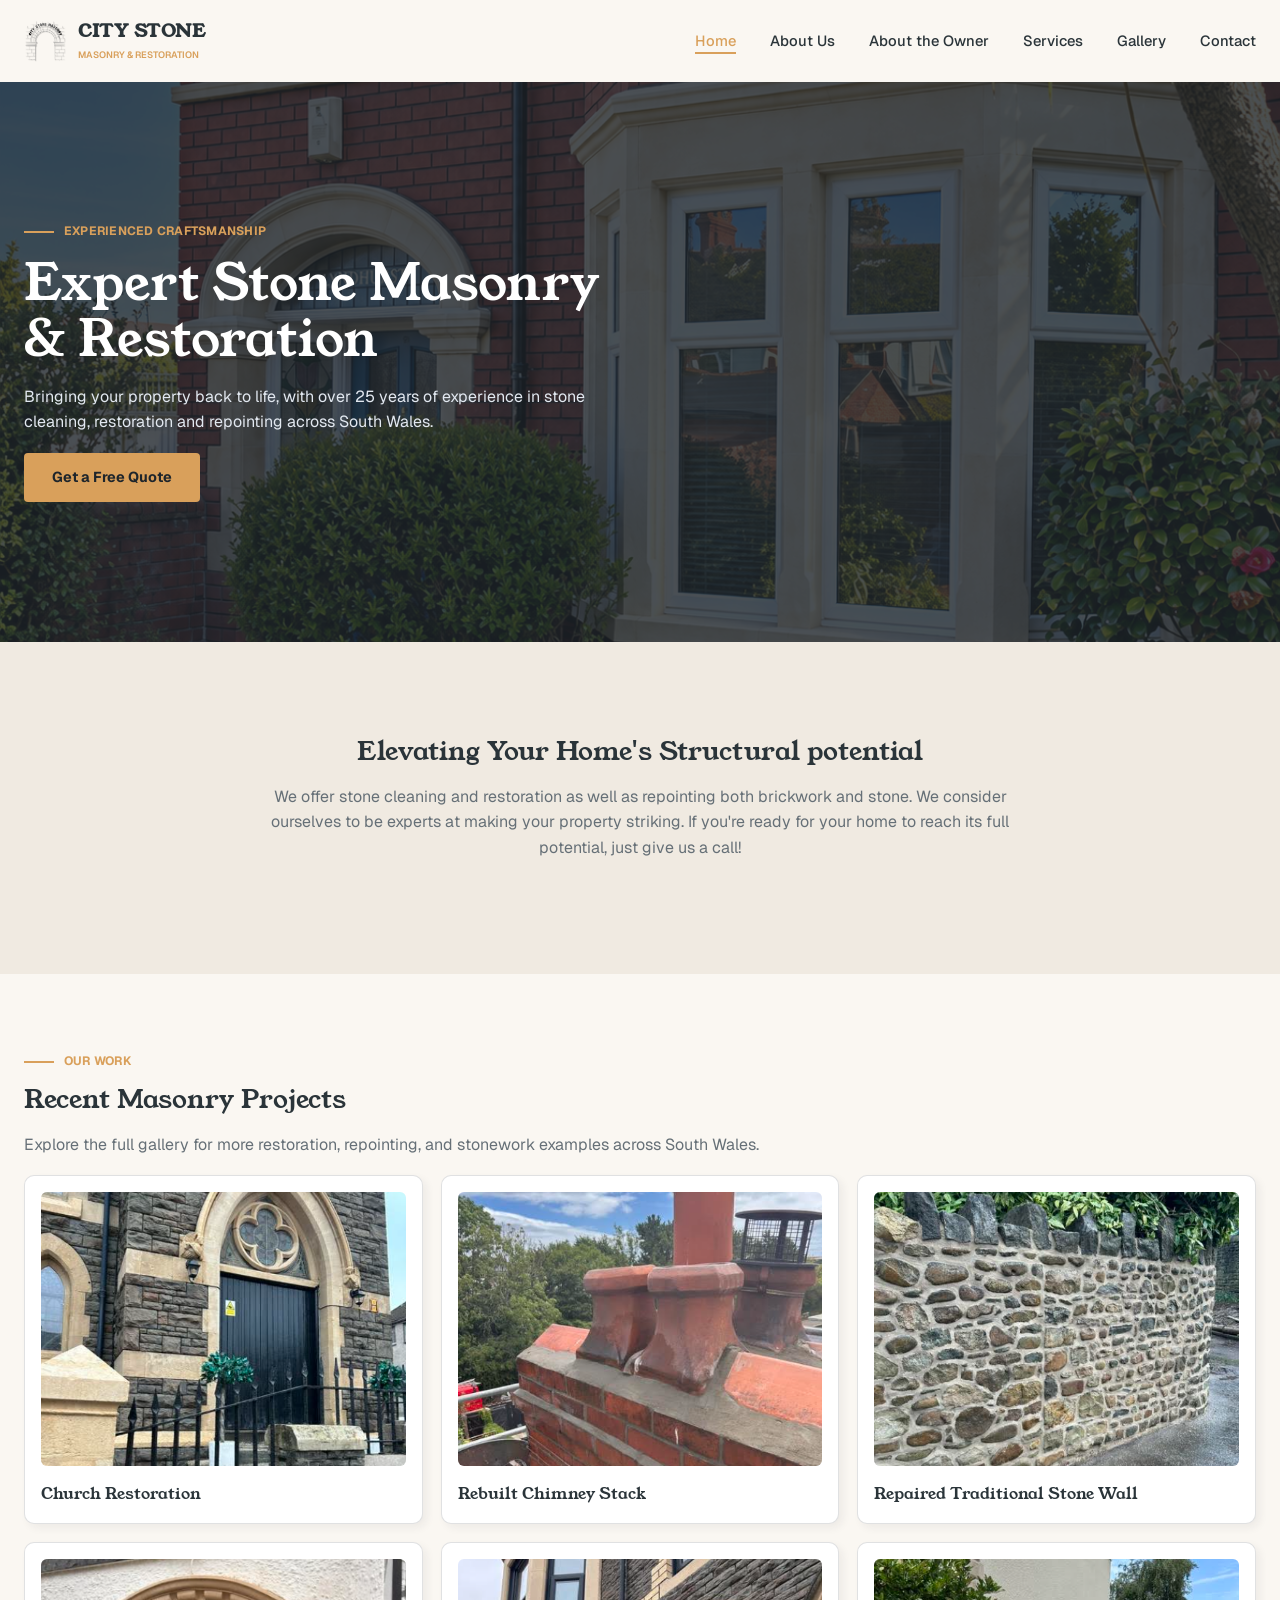
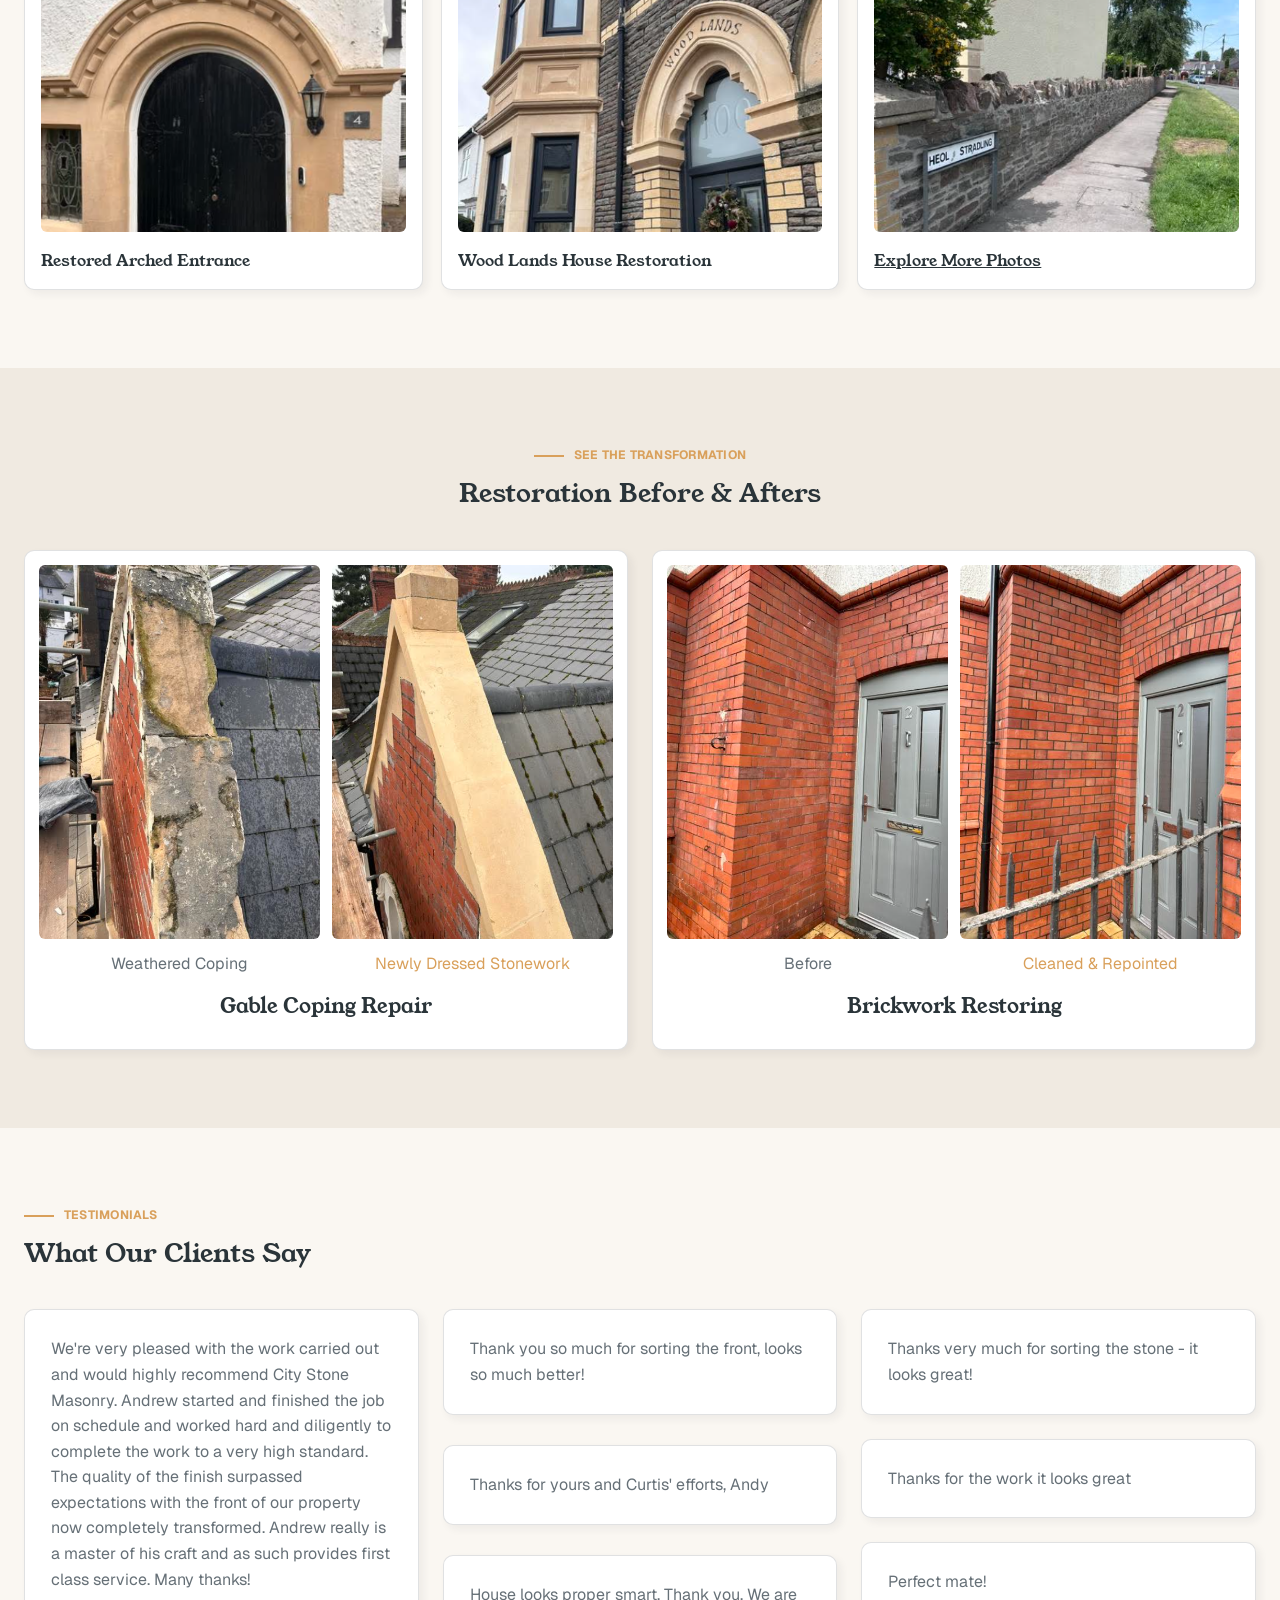
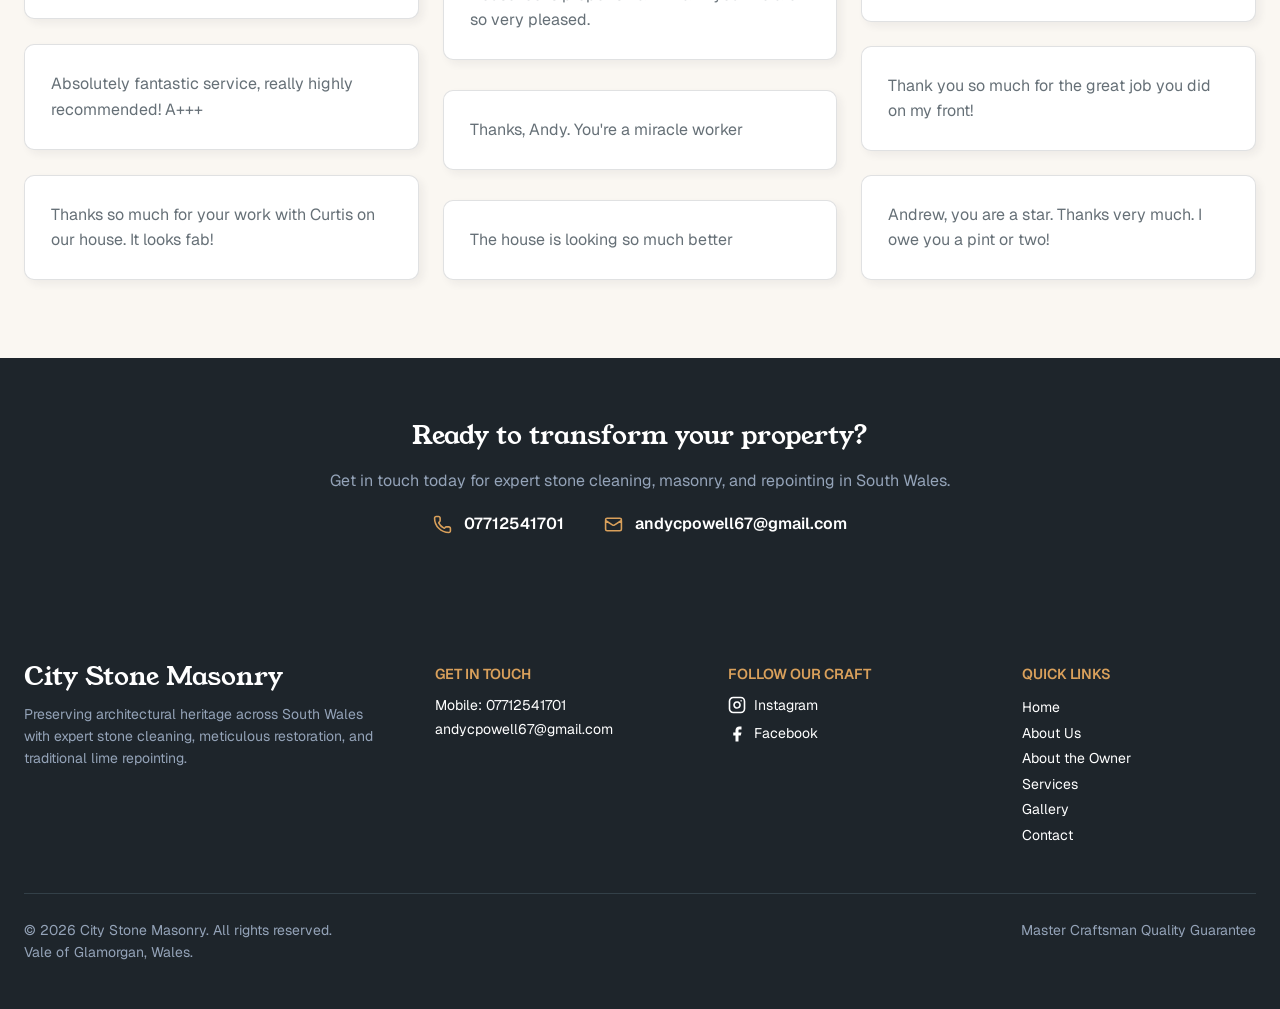
<file: index.html>
<!doctype html>
<html lang="en">
	<head>
		<meta charset="utf-8" />
		<meta name="viewport" content="width=device-width,initial-scale=1" />
		<meta
			name="description"
			content="City Stone Masonry & Restoration in South Wales" />
		<title>Home | City Stone Masonry</title>
		<link rel="icon" type="image/png" href="images/favicon.png" />
		<link rel="stylesheet" href="styles.css" />
		<link rel="preconnect" href="https://fonts.googleapis.com" />
		<link rel="preconnect" href="https://fonts.gstatic.com" crossorigin />
		<link
			href="https://fonts.googleapis.com/css2?family=Geist:ital,wght@0,100..900;1,100..900&family=Young+Serif&display=swap"
			rel="stylesheet" />
	</head>
	<body>
		<header class="site-header">
			<div class="container nav-wrap">
				<a class="brand" href="index.html">
					<img
						src="images/Logo.png"
						alt="City Stone Masonry Logo"
						class="logo" />
					<div>
						<span class="brand-name">CITY STONE</span>
						<span class="brand-sub">MASONRY &amp; RESTORATION</span>
					</div>
				</a>
				<button class="menu-buttons" aria-label="Toggle menu">
					<img
						class="open-btn"
						src="images/Menu.svg"
						alt="Hamburger menu icon" />
					<img class="close-btn" src="images/Cross.svg" alt="Close menu icon" />
				</button>
				<nav>
					<ul>
						<li>
							<a href="index.html" class="active">Home</a>
						</li>
						<li>
							<a href="about.html">About Us</a>
						</li>
						<li>
							<a href="owner.html">About the Owner</a>
						</li>
						<li>
							<a href="services.html">Services</a>
						</li>
						<li>
							<a href="gallery.html">Gallery</a>
						</li>
						<li>
							<a href="contact.html">Contact</a>
						</li>
					</ul>
				</nav>
			</div>
		</header>
		<main>
			<section class="hero">
				<img
					src="images/Hero.png"
					alt="Restored stone window surrounds, bay window and arched entrance on a traditional red-brick property." />
				<div class="container">
					<div class="eyebrow">Experienced Craftsmanship</div>
					<h1>Expert Stone Masonry<br />&amp; Restoration</h1>
					<p>
						Bringing your property back to life, with over 25 years of
						experience in stone cleaning, restoration and repointing across
						South Wales.
					</p>
					<a class="btn" href="contact.html"><p>Get a Free Quote</p></a>
				</div>
			</section>
			<section class="intro center alt">
				<div class="container">
					<h2>Elevating Your Home's Structural potential</h2>
					<p>
						We offer stone cleaning and restoration as well as repointing both
						brickwork and stone. We consider ourselves to be experts at making
						your property striking. If you're ready for your home to reach its
						full potential, just give us a call!
					</p>
				</div>
			</section>
			<section class="section">
				<div class="container">
					<div class="eyebrow">Our Work</div>
					<h2>Recent Masonry Projects</h2>
					<p>
						Explore the full gallery for more restoration, repointing, and
						stonework examples across South Wales.
					</p>
					<div class="gallery-grid">
						<div class="project-card">
							<img src="images/Picture0.png" alt="Church Restoration" />
							<p>Church Restoration</p>
						</div>
						<div class="project-card">
							<img
								src="images/Before and After/Picture22.png"
								alt="Rebuilt red-brick chimney stack" />
							<p>Rebuilt Chimney Stack</p>
						</div>
						<div class="project-card">
							<img
								src="images/Picture11.png"
								alt="Traditional irregular stone wall" />
							<p>Repaired Traditional Stone Wall</p>
						</div>
						<div class="project-card">
							<img
								src="images/Before and After/Picture28.png"
								alt="Wood Lands House Restoration" />
							<p>Restored Arched Entrance</p>
						</div>
						<div class="project-card">
							<img
								src="images/Picture12.png"
								alt="Wood Lands House Restoration" />
							<p>Wood Lands House Restoration</p>
						</div>
						<a href="gallery.html" class="project-card">
							<img
								src="images/Before and After/Picture14.png"
								alt="Rebuilt stone wall" />
							<p>Explore More Photos</p>
						</a>
					</div>
				</div>
			</section>
			<section class="section alt">
				<div class="container center">
					<div class="eyebrow">See the Transformation</div>
					<h2>Restoration Before &amp; Afters</h2>
					<div class="grid grid-2 spacer-top">
						<div class="before-after">
							<div class="ba-grid">
								<img
									src="images/Before and After/Picture7.png"
									alt="Weathered gable coping with heavily eroded, cracked and deteriorated stonework." />
								<img
									src="images/Before and After/Picture8.png"
									alt="Gable coping after repair, with new dressed stonework and a rebuilt decorative apex." />
								<p>Weathered Coping</p>
								<p class="accent">Newly Dressed Stonework</p>
							</div>
							<h3>Gable Coping Repair</h3>
						</div>
						<div class="before-after">
							<div class="ba-grid">
								<img
									src="images/Before and After/Picture19.png"
									alt="Weathered gable coping with heavily eroded, cracked and deteriorated stonework." />
								<img
									src="images/Before and After/Picture20.png"
									alt="Gable coping after repair, with new dressed stonework and a rebuilt decorative apex." />
								<p>Before</p>
								<p class="accent">Cleaned & Repointed</p>
							</div>
							<h3>Brickwork Restoring</h3>
						</div>
					</div>
				</div>
			</section>
			<section class="section">
				<div class="container">
					<div class="eyebrow">Testimonials</div>
					<h2>What Our Clients Say</h2>
					<div class="grid grid-3 spacer-top quotes">
						<div>
							<p class="quote">
								We're very pleased with the work carried out and would highly
								recommend City Stone Masonry. Andrew started and finished the
								job on schedule and worked hard and diligently to complete the
								work to a very high standard. The quality of the finish
								surpassed expectations with the front of our property now
								completely transformed. Andrew really is a master of his craft
								and as such provides first class service. Many thanks!
							</p>

							<p class="quote">
								Absolutely fantastic service, really highly recommended! A+++
							</p>

							<p class="quote">
								Thanks so much for your work with Curtis on our house. It looks
								fab!
							</p>
						</div>
						<div>
							<p class="quote">
								Thank you so much for sorting the front, looks so much better!
							</p>
							<p class="quote">Thanks for yours and Curtis' efforts, Andy</p>
							<p class="quote">
								House looks proper smart. Thank you. We are so very pleased.
							</p>
							<p class="quote">Thanks, Andy. You're a miracle worker</p>
							<p class="quote">The house is looking so much better</p>
						</div>
						<div>
							<p class="quote">
								Thanks very much for sorting the stone - it looks great!
							</p>
							<p class="quote">Thanks for the work it looks great</p>
							<p class="quote">Perfect mate!</p>
							<p class="quote">
								Thank you so much for the great job you did on my front!
							</p>
							<p class="quote">
								Andrew, you are a star. Thanks very much. I owe you a pint or
								two!
							</p>
						</div>
					</div>
				</div>
			</section>
			<section class="cta">
				<div class="container">
					<h2>Ready to transform your property?</h2>
					<p>
						Get in touch today for expert stone cleaning, masonry, and
						repointing in South Wales.
					</p>
					<div class="cta-contact">
						<div>
							<img src="images/phone.svg" alt="Phone Icon" />
							<a href="tel:07712541701"> 07712541701 </a>
						</div>
						<div>
							<img src="images/mail.svg" alt="Email Icon" />
							<a href="mailto:andycpowell67@gmail.com"
								>andycpowell67@gmail.com</a
							>
						</div>
					</div>
				</div>
			</section>
		</main>
		<footer>
			<div class="container">
				<div class="footer-grid">
					<div>
						<div class="footer-title">City Stone Masonry</div>
						<p class="smaller">
							Preserving architectural heritage across South Wales with expert
							stone cleaning, meticulous restoration, and traditional lime
							repointing.
						</p>
					</div>
					<div>
						<div class="footer-label">Get in touch</div>
						<p class="no-margin">
							Mobile: <a href="tel:07712541701">07712541701</a>
						</p>
						<a href="mailto:and-cpowell67@gmail.com">
							andycpowell67@gmail.com
						</a>
					</div>
					<div>
						<div class="footer-label">Follow our craft</div>
						<div class="social-links">
							<img src="images/instagram.svg" alt="Instagram Logo" />
							<a
								target="_blank"
								href="https://www.instagram.com/citystonemasonry"
								>Instagram</a
							>
						</div>
						<div class="social-links">
							<img src="images/facebook.svg" alt="Facebook Logo" />
							<a
								target="_blank"
								href="https://www.facebook.com/profile.php?id=100090300463351"
								>Facebook</a
							>
						</div>
					</div>
					<div>
						<div class="footer-label">Quick Links</div>
						<ul>
							<li><a href="index.html">Home</a></li>
							<li><a href="about.html">About Us</a></li>
							<li><a href="owner.html">About the Owner</a></li>
							<li><a href="services.html">Services</a></li>
							<li><a href="gallery.html">Gallery</a></li>
							<li><a href="contact.html">Contact</a></li>
						</ul>
					</div>
				</div>
				<div class="footer-bottom">
					<p class="smaller">
						© 2026 City Stone Masonry. All rights reserved. <br />
						Vale of Glamorgan, Wales.
					</p>
					<p class="smaller">Master Craftsman Quality Guarantee</p>
				</div>
			</div>
		</footer>
		<script src="script.js"></script>
	</body>
</html>
</file>
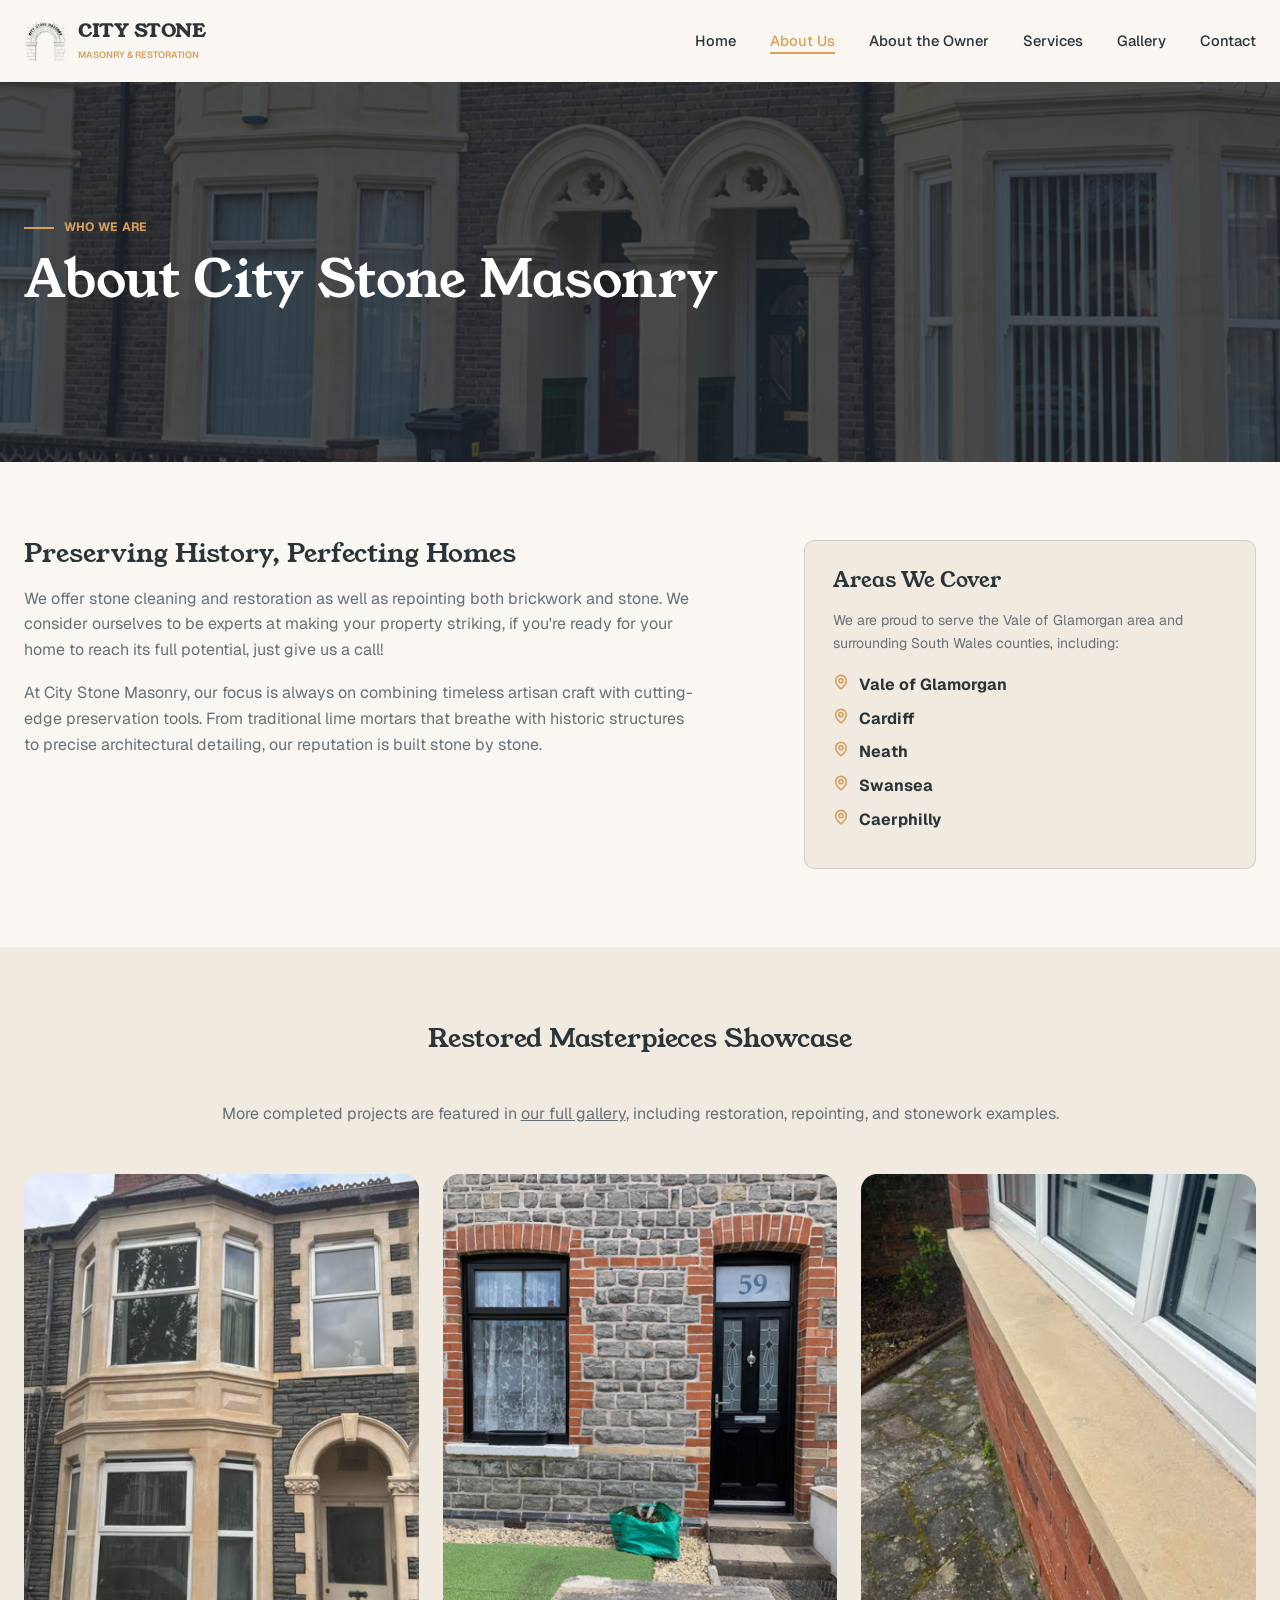
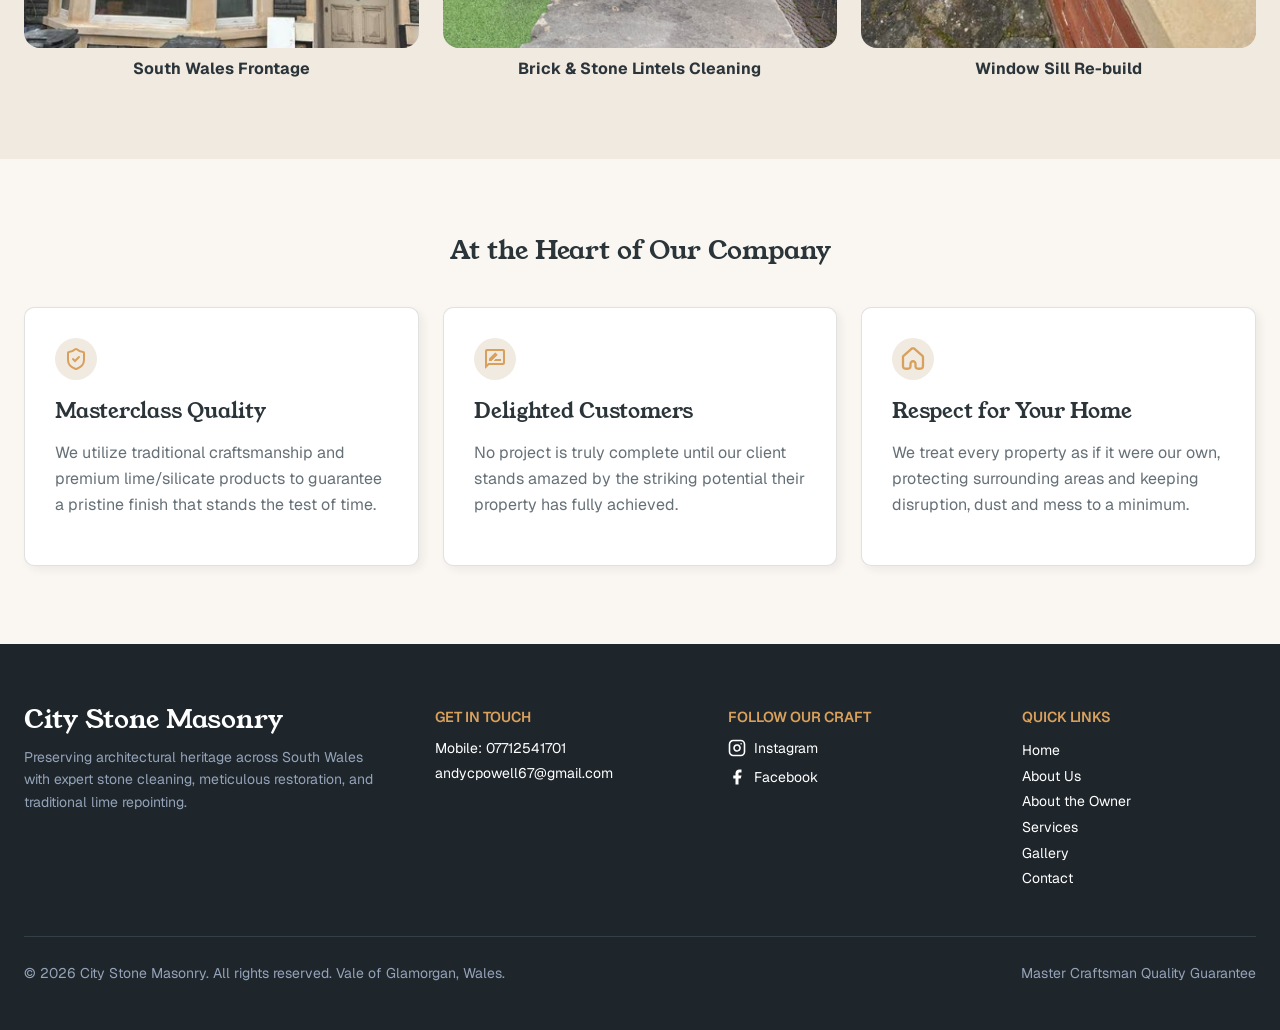
<file: about.html>
<!doctype html>
<html lang="en">
	<head>
		<meta charset="utf-8" />
		<meta name="viewport" content="width=device-width,initial-scale=1" />
		<meta
			name="description"
			content="City Stone Masonry & Restoration in South Wales" />
		<title>About Us | City Stone Masonry</title>
		<link rel="icon" type="image/png" href="/images/favicon.png" />
		<link rel="stylesheet" href="styles.css" />
		<link rel="preconnect" href="https://fonts.googleapis.com" />
		<link rel="preconnect" href="https://fonts.gstatic.com" crossorigin />
		<link
			href="https://fonts.googleapis.com/css2?family=Geist:ital,wght@0,100..900;1,100..900&family=Young+Serif&display=swap"
			rel="stylesheet" />
	</head>
	<body>
		<header class="site-header">
			<div class="container nav-wrap">
				<a class="brand" href="index.html">
					<img
						src="images/Logo.png"
						alt="City Stone Masonry Logo"
						class="logo" />
					<div>
						<span class="brand-name">CITY STONE</span>
						<span class="brand-sub">MASONRY &amp; RESTORATION</span>
					</div>
				</a>
				<button class="menu-buttons" aria-label="Toggle menu">
					<img
						class="open-btn"
						src="images/Menu.svg"
						alt="Hamburger menu icon" />
					<img class="close-btn" src="images/Cross.svg" alt="Close menu icon" />
				</button>
				<nav>
					<ul>
						<li>
							<a href="index.html">Home</a>
						</li>
						<li>
							<a href="about.html" class="active">About Us</a>
						</li>
						<li>
							<a href="owner.html">About the Owner</a>
						</li>
						<li>
							<a href="services.html">Services</a>
						</li>
						<li>
							<a href="gallery.html">Gallery</a>
						</li>
						<li>
							<a href="contact.html">Contact</a>
						</li>
					</ul>
				</nav>
			</div>
		</header>
		<main>
			<section class="page-banner about-banner">
				<img
					src="images/about-banner.png"
					alt="Traditional stonemasonry featuring ornate bay windows and twin arched door surrounds on a period property." />
				<div class="container">
					<div class="eyebrow">Who We Are</div>
					<h1>About City Stone Masonry</h1>
				</div>
			</section>
			<section class="section">
				<div class="container grid grid-2-skew">
					<div>
						<h2>Preserving History, Perfecting Homes</h2>
						<p>
							We offer stone cleaning and restoration as well as repointing both
							brickwork and stone. We consider ourselves to be experts at making
							your property striking, if you're ready for your home to reach its
							full potential, just give us a call!
						</p>
						<p>
							At City Stone Masonry, our focus is always on combining timeless
							artisan craft with cutting-edge preservation tools. From
							traditional lime mortars that breathe with historic structures to
							precise architectural detailing, our reputation is built stone by
							stone.
						</p>
					</div>
					<aside class="areas">
						<h3>Areas We Cover</h3>
						<p>
							We are proud to serve the Vale of Glamorgan area and surrounding
							South Wales counties, including:
						</p>
						<ul>
							<li>Vale of Glamorgan</li>
							<li>Cardiff</li>
							<li>Neath</li>
							<li>Swansea</li>
							<li>Caerphilly</li>
						</ul>
					</aside>
				</div>
			</section>
			<section class="section alt">
				<div class="container center">
					<h2>Restored Masterpieces Showcase</h2>
					<p id="special">
						More completed projects are featured in
						<a href="gallery.html">our full gallery</a>, including restoration,
						repointing, and stonework examples.
					</p>
					<div class="grid grid-3 spacer-top">
						<div class="project-card full-image">
							<img
								src="images/Before and After/Picture36.png"
								alt="Period house with newly repaired and replaced stonework around the bay windows and arched entrance." />
							<strong>South Wales Frontage</strong>
						</div>
						<div class="project-card full-image">
							<img
								src="images/Picture19.png"
								alt="Repointed stone façade with red-brick detailing around a window and black front door."
								id="photo2" />
							<strong>Brick &amp; Stone Lintels Cleaning</strong>
						</div>
						<div class="project-card full-image">
							<img
								src="images/Before and After/Picture46.png"
								alt="Restored smooth stone window sill beneath white-framed windows." />
							<strong>Window Sill Re-build</strong>
						</div>
					</div>
				</div>
			</section>
			<section class="section">
				<div class="container center">
					<h2>At the Heart of Our Company</h2>
					<div class="grid grid-3 spacer-top">
						<div class="value-card">
							<div class="icon-circle">
								<img src="images/quality.svg" alt="Shield with a tick icon" />
							</div>
							<h3>Masterclass Quality</h3>
							<p>
								We utilize traditional craftsmanship and premium lime/silicate
								products to guarantee a pristine finish that stands the test of
								time.
							</p>
						</div>
						<div class="value-card">
							<div class="icon-circle">
								<img src="images/review.svg" alt="A review bubble" />
							</div>
							<h3>Delighted Customers</h3>
							<p>
								No project is truly complete until our client stands amazed by
								the striking potential their property has fully achieved.
							</p>
						</div>
						<div class="value-card">
							<div class="icon-circle">
								<img src="images/house.svg" alt="Simplified icon of a house" />
							</div>
							<h3>Respect for Your Home</h3>
							<p>
								We treat every property as if it were our own, protecting
								surrounding areas and keeping disruption, dust and mess to a
								minimum.
							</p>
						</div>
					</div>
				</div>
			</section>
		</main>
		<footer>
			<div class="container">
				<div class="footer-grid">
					<div>
						<div class="footer-title">City Stone Masonry</div>
						<p class="smaller">
							Preserving architectural heritage across South Wales with expert
							stone cleaning, meticulous restoration, and traditional lime
							repointing.
						</p>
					</div>
					<div>
						<div class="footer-label">Get in touch</div>
						<p class="no-margin">
							Mobile: <a href="tel:07712541701">07712541701</a>
						</p>
						<a href="mailto:and-cpowell67@gmail.com">
							andycpowell67@gmail.com
						</a>
					</div>
					<div>
						<div class="footer-label">Follow our craft</div>
						<div class="social-links">
							<img src="images/instagram.svg" alt="Instagram Logo" />
							<a
								target="_blank"
								href="https://www.instagram.com/citystonemasonry"
								>Instagram</a
							>
						</div>
						<div class="social-links">
							<img src="images/facebook.svg" alt="Facebook Logo" />
							<a
								target="_blank"
								href="https://www.facebook.com/profile.php?id=100090300463351"
								>Facebook</a
							>
						</div>
					</div>
					<div>
						<div class="footer-label">Quick Links</div>
						<ul>
							<li><a href="index.html">Home</a></li>
							<li><a href="about.html">About Us</a></li>
							<li><a href="owner.html">About the Owner</a></li>
							<li><a href="services.html">Services</a></li>
							<li><a href="gallery.html">Gallery</a></li>
							<li><a href="contact.html">Contact</a></li>
						</ul>
					</div>
				</div>
				<div class="footer-bottom">
					<p class="smaller">
						© 2026 City Stone Masonry. All rights reserved. Vale of Glamorgan,
						Wales.
					</p>
					<p class="smaller">Master Craftsman Quality Guarantee</p>
				</div>
			</div>
		</footer>
		<script src="script.js"></script>
	</body>
</html>
</file>
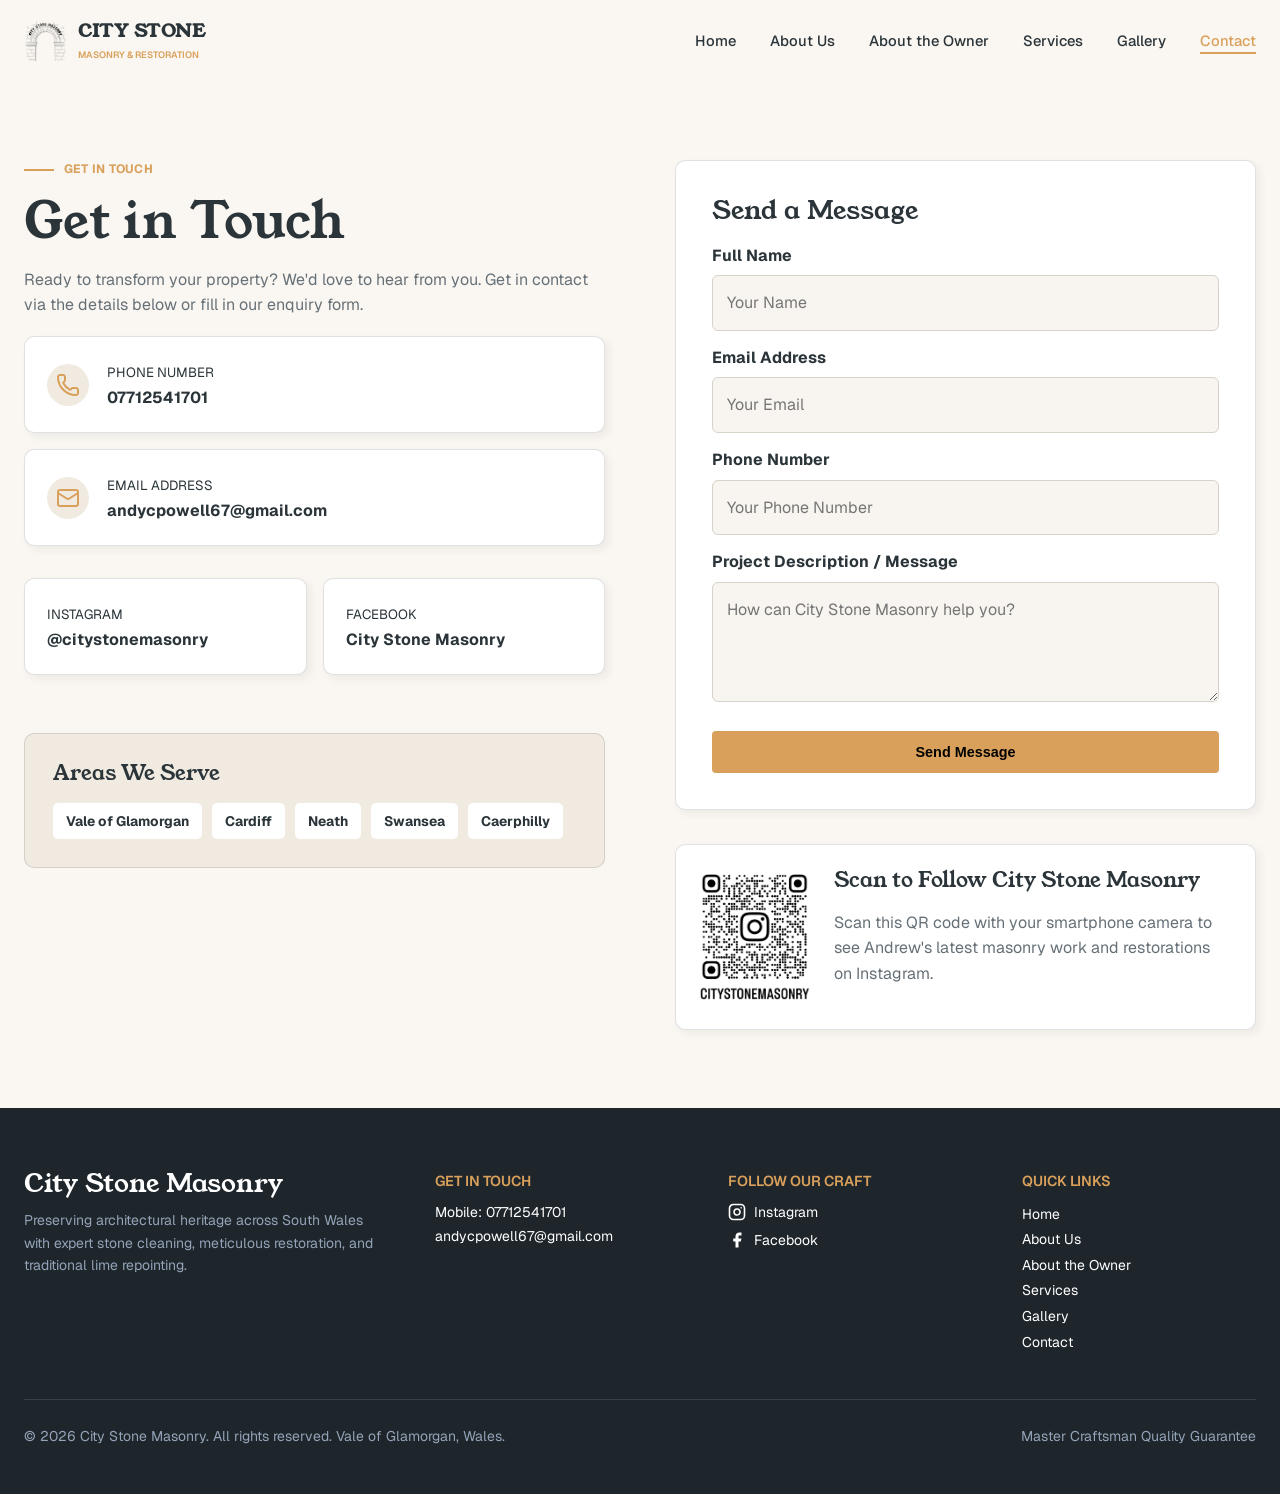
<file: contact.html>
<!doctype html>
<html lang="en">
	<head>
		<meta charset="utf-8" />
		<meta name="viewport" content="width=device-width,initial-scale=1" />
		<meta
			name="description"
			content="City Stone Masonry & Restoration in South Wales" />
		<title>Contact | City Stone Masonry</title>
		<link rel="icon" type="image/png" href="/images/favicon.png" />
		<link rel="stylesheet" href="styles.css" />
		<link rel="preconnect" href="https://fonts.googleapis.com" />
		<link rel="preconnect" href="https://fonts.gstatic.com" crossorigin />
		<link
			href="https://fonts.googleapis.com/css2?family=Geist:ital,wght@0,100..900;1,100..900&family=Young+Serif&display=swap"
			rel="stylesheet" />
	</head>
	<body>
		<header class="site-header">
			<div class="container nav-wrap">
				<a class="brand" href="index.html">
					<img
						src="images/Logo.png"
						alt="City Stone Masonry Logo"
						class="logo" />
					<div>
						<span class="brand-name">CITY STONE</span>
						<span class="brand-sub">MASONRY &amp; RESTORATION</span>
					</div>
				</a>
				<button class="menu-buttons" aria-label="Toggle menu">
					<img
						class="open-btn"
						src="images/Menu.svg"
						alt="Hamburger menu icon" />
					<img class="close-btn" src="images/Cross.svg" alt="Close menu icon" />
				</button>
				<nav>
					<ul>
						<li>
							<a href="index.html">Home</a>
						</li>
						<li>
							<a href="about.html">About Us</a>
						</li>
						<li>
							<a href="owner.html">About the Owner</a>
						</li>
						<li>
							<a href="services.html">Services</a>
						</li>
						<li>
							<a href="gallery.html">Gallery</a>
						</li>
						<li>
							<a href="contact.html" class="active">Contact</a>
						</li>
					</ul>
				</nav>
			</div>
		</header>
		<main>
			<section class="section">
				<div class="container contact-layout">
					<div>
						<div class="eyebrow">Get in Touch</div>
						<h1>Get in Touch</h1>
						<p>
							Ready to transform your property? We'd love to hear from you. Get
							in contact via the details below or fill in our enquiry form.
						</p>
						<div class="contact-card">
							<div class="icon-circle">
								<img src="images/phone.svg" alt="Phone Icon" />
							</div>
							<div>
								<small>PHONE NUMBER</small
								><strong><a href="tel:07712541701">07712541701</a></strong>
							</div>
						</div>
						<div class="contact-card">
							<div class="icon-circle">
								<img src="images/mail.svg" alt="Phone Icon" />
							</div>
							<div>
								<small>EMAIL ADDRESS</small
								><strong
									><a href="mailto:andycpowell67@gmail.com"
										>andycpowell67@gmail.com</a
									></strong
								>
							</div>
						</div>
						<div class="social-row">
							<div class="contact-card">
								<div>
									<small>INSTAGRAM</small>
									<strong>
										<a
											target="_blank"
											href="https://www.instagram.com/citystonemasonry">
											@citystonemasonry
										</a>
									</strong>
								</div>
							</div>
							<div class="contact-card">
								<div>
									<small>FACEBOOK</small>
									<strong>
										<a
											target="_blank"
											href="https://www.facebook.com/profile.php?id=100090300463351">
											City Stone Masonry
										</a>
									</strong>
								</div>
							</div>
						</div>
						<div class="areas spacer-top">
							<h3>Areas We Serve</h3>
							<div class="tag-list">
								<span class="tag">Vale of Glamorgan</span>
								<span class="tag">Cardiff</span>
								<span class="tag">Neath</span>
								<span class="tag">Swansea</span>
								<span class="tag">Caerphilly</span>
							</div>
						</div>
					</div>
					<div>
						<form
							class="form-card"
							id="contact-form"
							action="https://api.web3forms.com/submit"
							method="POST">
							<!-- Web3Forms Access Key -->
							<input
								type="hidden"
								name="access_key"
								value="97df8095-fcc3-437f-a1ef-b4cee1cc4765" />
							<input
								type="hidden"
								name="subject"
								value="New City Stone Masonry Website Enquiry" />

							<h2>Send a Message</h2>

							<label for="name">Full Name</label>
							<input
								type="text"
								id="name"
								name="name"
								placeholder="Your Name"
								required />

							<label for="email">Email Address</label>
							<input
								type="email"
								id="email"
								name="email"
								placeholder="Your Email"
								required />

							<label for="phone">Phone Number</label>
							<input
								type="tel"
								id="phone"
								name="phone"
								placeholder="Your Phone Number" />

							<label for="message">Project Description / Message</label>
							<textarea
								id="message"
								name="message"
								placeholder="How can City Stone Masonry help you?"
								required></textarea>

							<button class="btn" type="submit">Send Message</button>
						</form>
						<div class="qr-card">
							<img
								src="images/citystonemasonry_qr.png"
								alt="City Stone Masonry instagram qr code" />
							<div>
								<h3>Scan to Follow City Stone Masonry</h3>
								<p>
									Scan this QR code with your smartphone camera to see Andrew's
									latest masonry work and restorations on Instagram.
								</p>
							</div>
						</div>
					</div>
				</div>
			</section>
		</main>
		<footer>
			<div class="container">
				<div class="footer-grid">
					<div>
						<div class="footer-title">City Stone Masonry</div>
						<p class="smaller">
							Preserving architectural heritage across South Wales with expert
							stone cleaning, meticulous restoration, and traditional lime
							repointing.
						</p>
					</div>
					<div>
						<div class="footer-label">Get in touch</div>
						<p class="no-margin">
							Mobile: <a href="tel:07712541701">07712541701</a>
						</p>
						<a href="mailto:and-cpowell67@gmail.com">
							andycpowell67@gmail.com
						</a>
					</div>
					<div>
						<div class="footer-label">Follow our craft</div>
						<div class="social-links">
							<img src="images/instagram.svg" alt="Instagram Logo" />
							<a
								target="_blank"
								href="https://www.instagram.com/citystonemasonry">
								Instagram
							</a>
						</div>
						<div class="social-links">
							<img src="images/facebook.svg" alt="Facebook Logo" />
							<a
								target="_blank"
								href="https://www.facebook.com/profile.php?id=100090300463351">
								Facebook
							</a>
						</div>
					</div>
					<div>
						<div class="footer-label">Quick Links</div>
						<ul>
							<li><a href="index.html">Home</a></li>
							<li><a href="about.html">About Us</a></li>
							<li><a href="owner.html">About the Owner</a></li>
							<li><a href="services.html">Services</a></li>
							<li><a href="gallery.html">Gallery</a></li>
							<li><a href="contact.html">Contact</a></li>
						</ul>
					</div>
				</div>
				<div class="footer-bottom">
					<p class="smaller">
						© 2026 City Stone Masonry. All rights reserved. Vale of Glamorgan,
						Wales.
					</p>
					<p class="smaller">Master Craftsman Quality Guarantee</p>
				</div>
			</div>
		</footer>
		<script src="script.js"></script>
	</body>
</html>
</file>
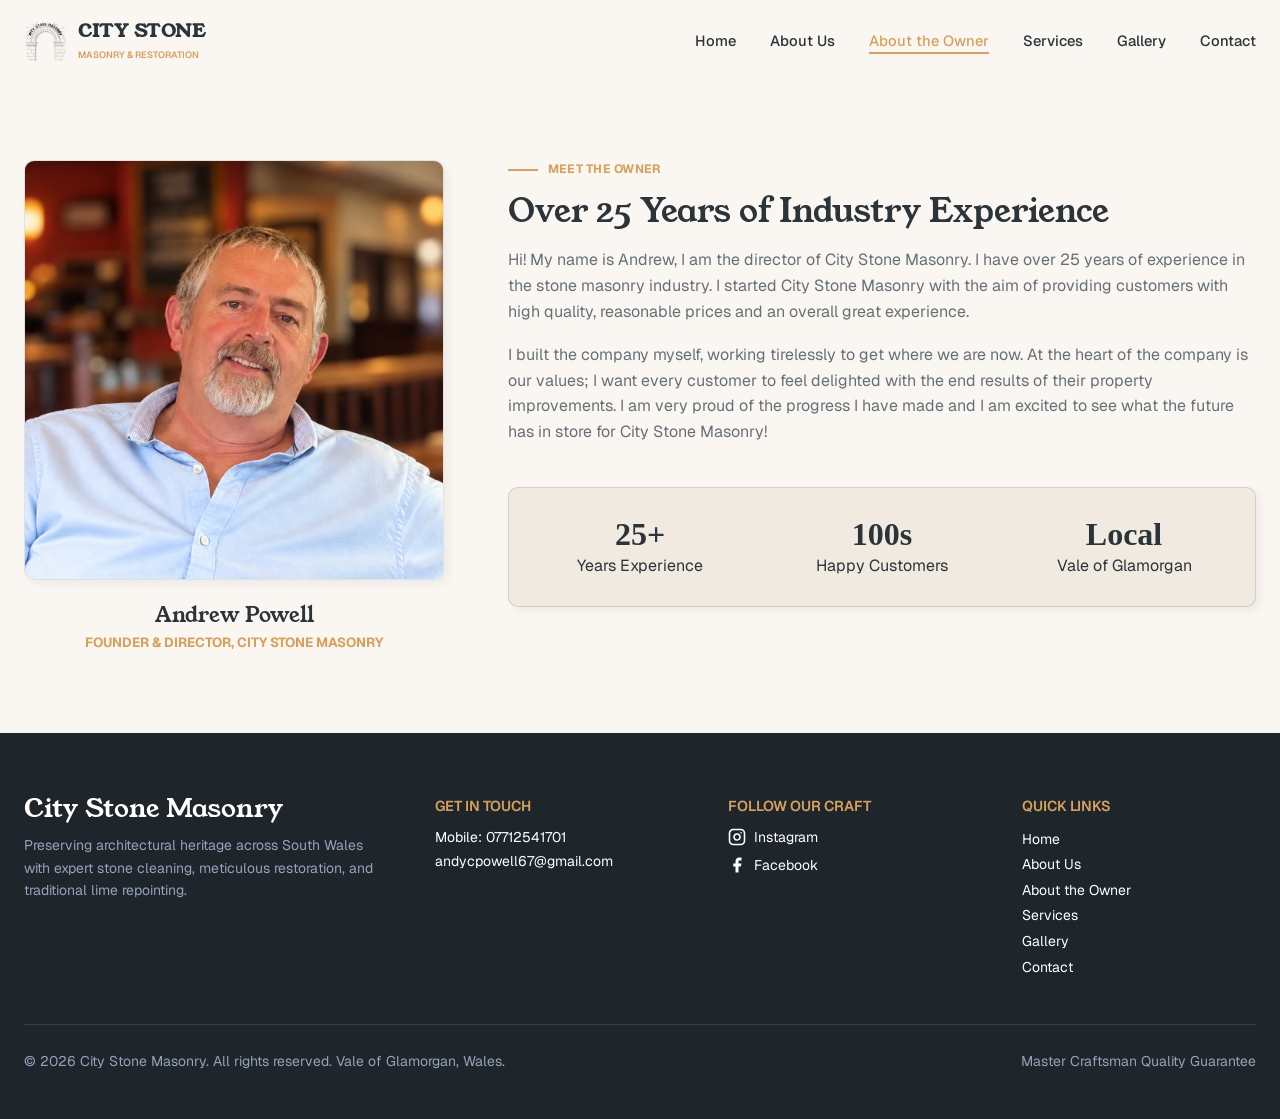
<file: owner.html>
<!doctype html>
<html lang="en">
	<head>
		<meta charset="utf-8" />
		<meta name="viewport" content="width=device-width,initial-scale=1" />
		<meta
			name="description"
			content="City Stone Masonry & Restoration in South Wales" />
		<title>About the Owner | City Stone Masonry</title>
		<link rel="icon" type="image/png" href="/images/favicon.png" />
		<link rel="stylesheet" href="styles.css" />
		<link rel="preconnect" href="https://fonts.googleapis.com" />
		<link rel="preconnect" href="https://fonts.gstatic.com" crossorigin />
		<link
			href="https://fonts.googleapis.com/css2?family=Geist:ital,wght@0,100..900;1,100..900&family=Young+Serif&display=swap"
			rel="stylesheet" />
	</head>
	<body>
		<header class="site-header">
			<div class="container nav-wrap">
				<a class="brand" href="index.html">
					<img
						src="images/Logo.png"
						alt="City Stone Masonry Logo"
						class="logo" />
					<div>
						<span class="brand-name">CITY STONE</span>
						<span class="brand-sub">MASONRY &amp; RESTORATION</span>
					</div>
				</a>
				<button class="menu-buttons" aria-label="Toggle menu">
					<img
						class="open-btn"
						src="images/Menu.svg"
						alt="Hamburger menu icon" />
					<img class="close-btn" src="images/Cross.svg" alt="Close menu icon" />
				</button>
				<nav>
					<ul>
						<li>
							<a href="index.html">Home</a>
						</li>
						<li>
							<a href="about.html">About Us</a>
						</li>
						<li>
							<a href="owner.html" class="active">About the Owner</a>
						</li>
						<li>
							<a href="services.html">Services</a>
						</li>
						<li>
							<a href="gallery.html">Gallery</a>
						</li>
						<li>
							<a href="contact.html">Contact</a>
						</li>
					</ul>
				</nav>
			</div>
		</header>
		<main>
			<section class="section no-padding">
				<div class="container owner-grid">
					<div>
						<img src="images/Andy.png" alt="Andrew Powell, Founder & director of City Stone Masonry">
						<div class="owner-name">
							<h3>Andrew Powell</h3>
							<small>FOUNDER &amp; DIRECTOR, CITY STONE MASONRY</small>
						</div>
					</div>
					<div>
						<div class="eyebrow">Meet the Owner</div>
						<h1 class="smaller-header">Over 25 Years of Industry Experience</h1>
						<p>
							Hi! My name is Andrew, I am the director of City Stone Masonry. I
							have over 25 years of experience in the stone masonry industry. I
							started City Stone Masonry with the aim of providing customers
							with high quality, reasonable prices and an overall great
							experience.
						</p>
						<p>
							I built the company myself, working tirelessly to get where we are
							now. At the heart of the company is our values; I want every
							customer to feel delighted with the end results of their property
							improvements. I am very proud of the progress I have made and I am
							excited to see what the future has in store for City Stone
							Masonry!
						</p>
						<div class="stats spacer-top">
							<div><strong>25+</strong><span>Years Experience</span></div>
							<div><strong>100s</strong><span>Happy Customers</span></div>
							<div><strong>Local</strong><span>Vale of Glamorgan</span></div>
						</div>
					</div>
				</div>
			</section>
			<!-- <section class="section alt">
				<div class="container center">
					<div class="eyebrow">Signature Work</div>
					<h2>Andrew's Best Masonry Work</h2>
					<div class="grid grid-3 spacer-top">
						<div>
							<div class="image-placeholder">Image placeholder</div>
							<strong>Brick Bay Window Restoration</strong>
						</div>
						<div>
							<div class="image-placeholder">Image placeholder</div>
							<strong>Sturdy Brick Corner Detail</strong>
						</div>
						<div>
							<div class="image-placeholder">Image placeholder</div>
							<strong>Lime Mortar Joint Setting</strong>
						</div>
					</div>
				</div>
			</section> -->
		</main>
		<footer>
			<div class="container">
				<div class="footer-grid">
					<div>
						<div class="footer-title">City Stone Masonry</div>
						<p class="smaller">
							Preserving architectural heritage across South Wales with expert
							stone cleaning, meticulous restoration, and traditional lime
							repointing.
						</p>
					</div>
					<div>
						<div class="footer-label">Get in touch</div>
						<p class="no-margin">
							Mobile: <a href="tel:07712541701">07712541701</a>
						</p>
						<a href="mailto:and-cpowell67@gmail.com">
							andycpowell67@gmail.com
						</a>
					</div>
					<div>
						<div class="footer-label">Follow our craft</div>
						<div class="social-links">
							<img src="images/instagram.svg" alt="Instagram Logo" />
							<a
								target="_blank"
								href="https://www.instagram.com/citystonemasonry"
								>Instagram</a
							>
						</div>
						<div class="social-links">
							<img src="images/facebook.svg" alt="Facebook Logo" />
							<a
								target="_blank"
								href="https://www.facebook.com/profile.php?id=100090300463351"
								>Facebook</a
							>
						</div>
					</div>
					<div>
						<div class="footer-label">Quick Links</div>
						<ul>
							<li><a href="index.html">Home</a></li>
							<li><a href="about.html">About Us</a></li>
							<li><a href="owner.html">About the Owner</a></li>
							<li><a href="services.html">Services</a></li>
							<li><a href="gallery.html">Gallery</a></li>
							<li><a href="contact.html">Contact</a></li>
						</ul>
					</div>
				</div>
				<div class="footer-bottom">
					<p class="smaller">
						© 2026 City Stone Masonry. All rights reserved. Vale of Glamorgan,
						Wales.
					</p>
					<p class="smaller">Master Craftsman Quality Guarantee</p>
				</div>
			</div>
		</footer>
		<script src="script.js"></script>
	</body>
</html>
</file>
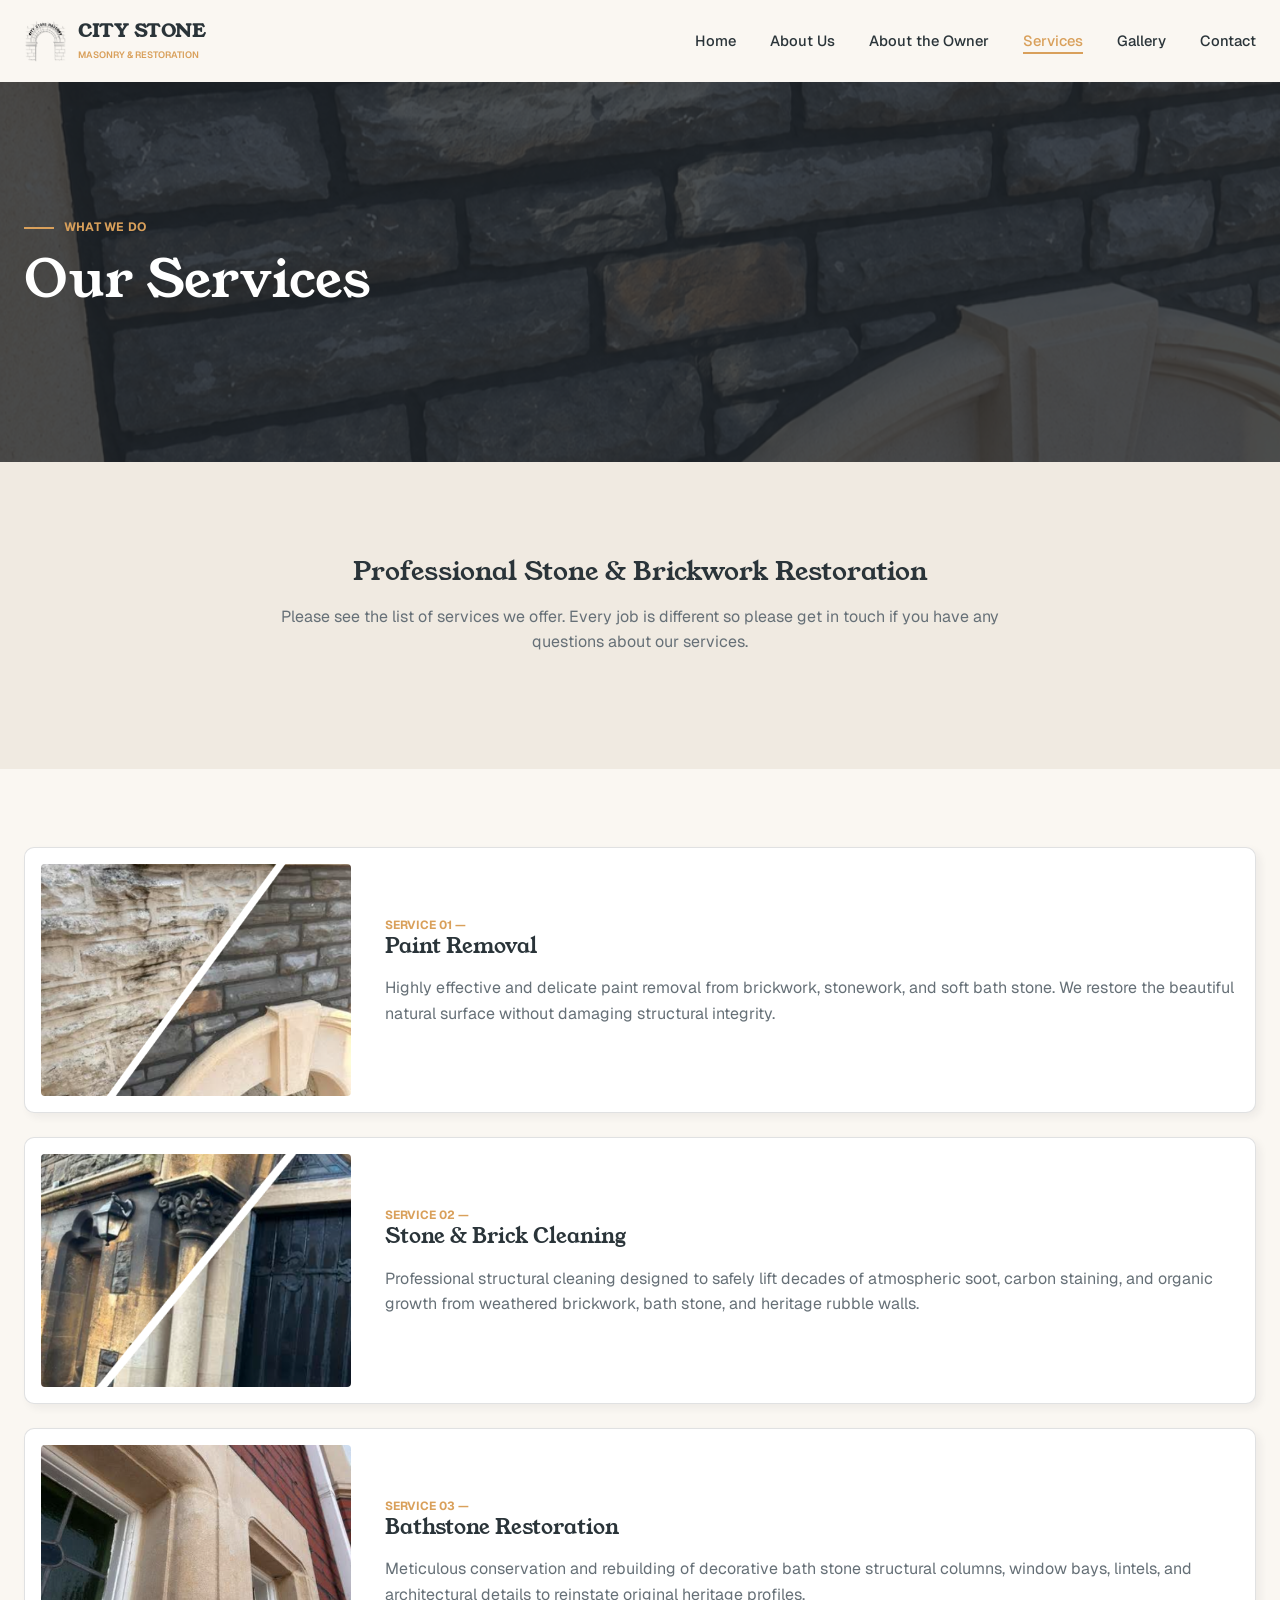
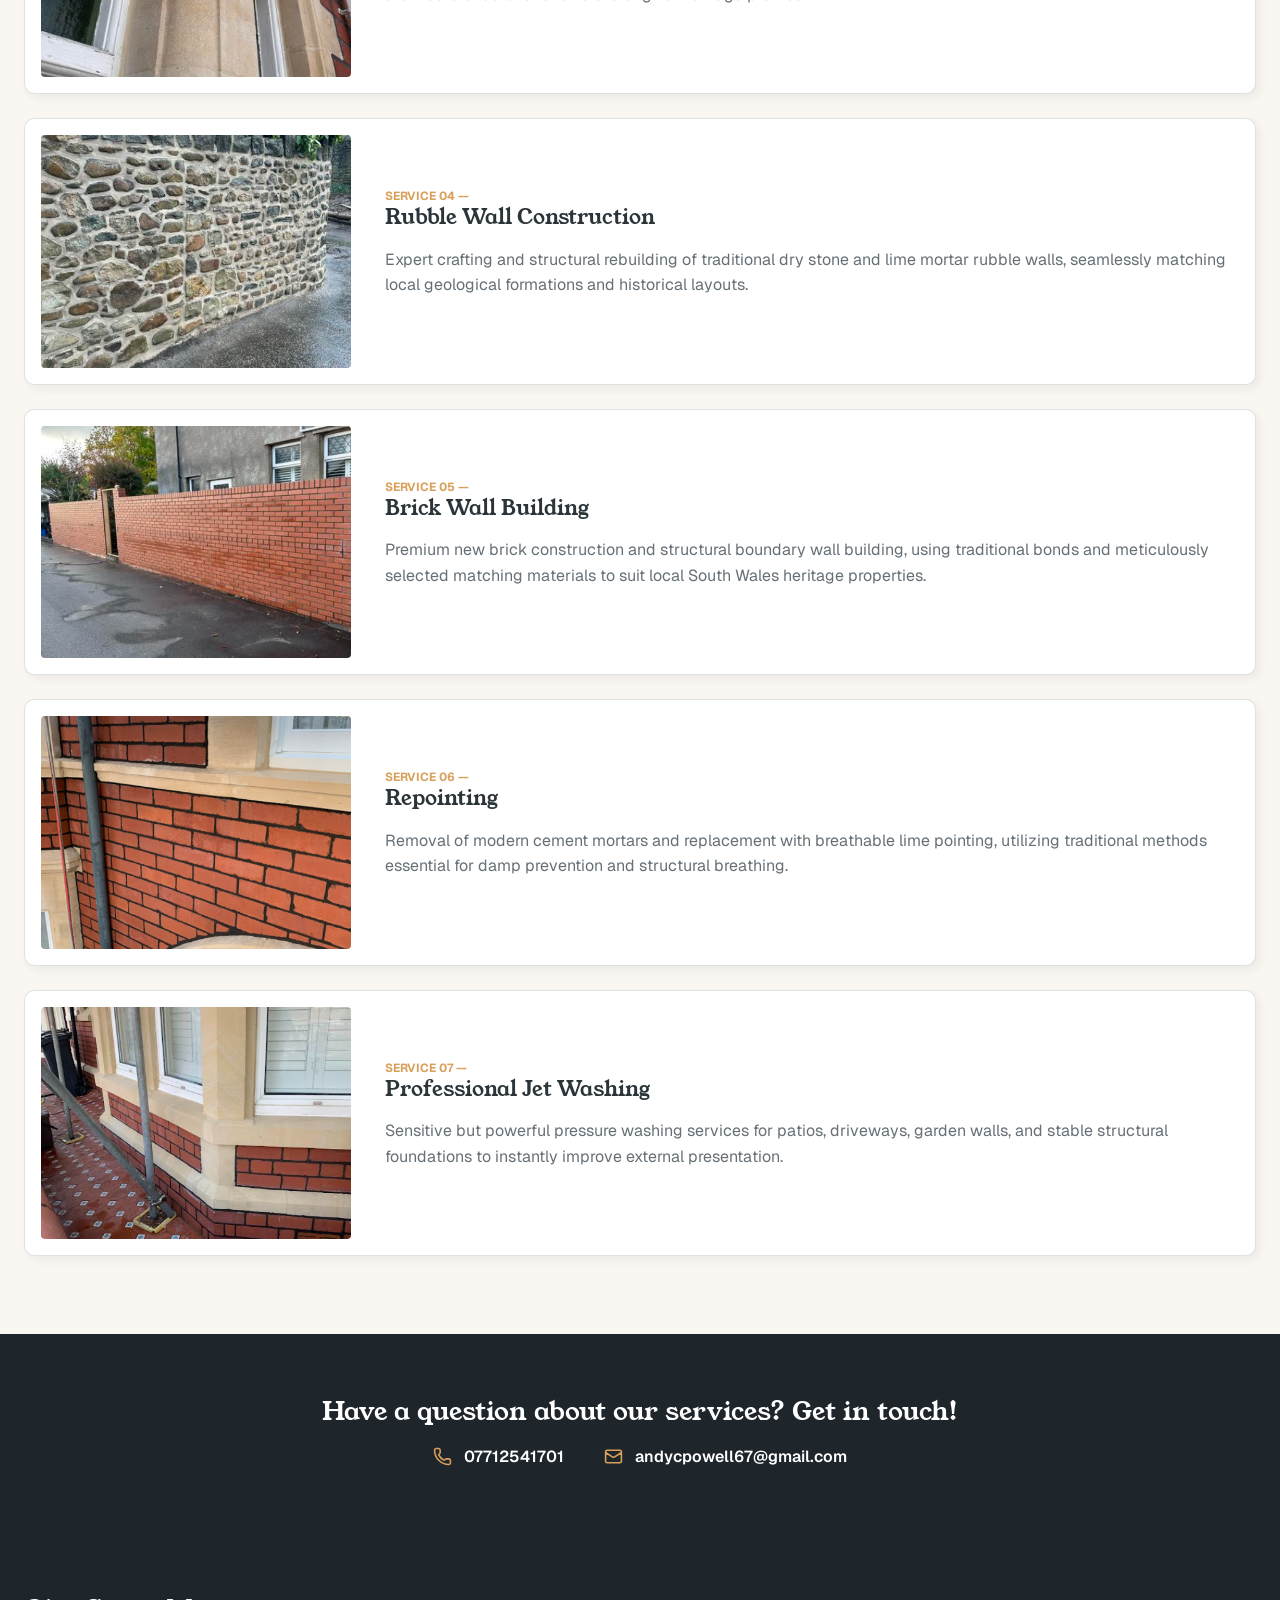
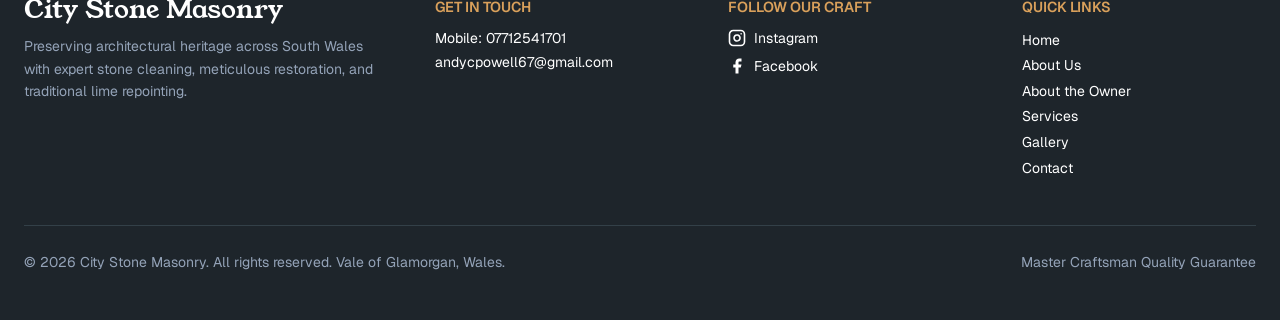
<file: services.html>
<!doctype html>
<html lang="en">
	<head>
		<meta charset="utf-8" />
		<meta name="viewport" content="width=device-width,initial-scale=1" />
		<meta
			name="description"
			content="City Stone Masonry & Restoration in South Wales" />
		<title>Services | City Stone Masonry</title>
		<link rel="icon" type="image/png" href="/images/favicon.png" />
		<link rel="stylesheet" href="styles.css" />
		<link rel="preconnect" href="https://fonts.googleapis.com" />
		<link rel="preconnect" href="https://fonts.gstatic.com" crossorigin />
		<link
			href="https://fonts.googleapis.com/css2?family=Geist:ital,wght@0,100..900;1,100..900&family=Young+Serif&display=swap"
			rel="stylesheet" />
	</head>
	<body>
		<header class="site-header">
			<div class="container nav-wrap">
				<a class="brand" href="index.html">
					<img
						src="images/Logo.png"
						alt="City Stone Masonry Logo"
						class="logo" />
					<div>
						<span class="brand-name">CITY STONE</span>
						<span class="brand-sub">MASONRY &amp; RESTORATION</span>
					</div>
				</a>
				<button class="menu-buttons" aria-label="Toggle menu">
					<img
						class="open-btn"
						src="images/Menu.svg"
						alt="Hamburger menu icon" />
					<img class="close-btn" src="images/Cross.svg" alt="Close menu icon" />
				</button>
				<nav>
					<ul>
						<li>
							<a href="index.html">Home</a>
						</li>
						<li>
							<a href="about.html">About Us</a>
						</li>
						<li>
							<a href="owner.html">About the Owner</a>
						</li>
						<li>
							<a href="services.html" class="active">Services</a>
						</li>
						<li>
							<a href="gallery.html">Gallery</a>
						</li>
						<li>
							<a href="contact.html">Contact</a>
						</li>
					</ul>
				</nav>
			</div>
		</header>
		<main>
			<section class="page-banner">
				<img
					src="images/services-banner.png"
					alt="Close-up of dark stonework with contrasting pale stone window surrounds and a decorative arched entrance." />
				<div class="container">
					<div class="eyebrow">What We Do</div>
					<h1>Our Services</h1>
				</div>
			</section>
			<section class="intro center alt">
				<div class="container">
					<h2>Professional Stone &amp; Brickwork Restoration</h2>
					<p>
						Please see the list of services we offer. Every job is different so
						please get in touch if you have any questions about our services.
					</p>
				</div>
			</section>
			<section class="section">
				<div class="container stack">
					<article class="service-card">
						<img
							src="images/compare1.png"
							alt="Photo comparing painted stonework to cleaned and repointed stones" />
						<div>
							<div class="service-num">SERVICE 01 —</div>
							<h3>Paint Removal</h3>
							<p>
								Highly effective and delicate paint removal from brickwork,
								stonework, and soft bath stone. We restore the beautiful natural
								surface without damaging structural integrity.
							</p>
						</div>
					</article>
					<article class="service-card">
						<img
							src="images/compare2.png"
							alt="Dirty vs cleaned column and surrounding building" />
						<div>
							<div class="service-num">SERVICE 02 —</div>
							<h3>Stone & Brick Cleaning</h3>
							<p>
								Professional structural cleaning designed to safely lift decades
								of atmospheric soot, carbon staining, and organic growth from
								weathered brickwork, bath stone, and heritage rubble walls.
							</p>
						</div>
					</article>
					<article class="service-card">
						<img
							src="images/Picture14.png"
							alt="Side of a stone building with an ornate arched window and pale stone detailing." />
						<div>
							<div class="service-num">SERVICE 03 —</div>
							<h3>Bathstone Restoration</h3>
							<p>
								Meticulous conservation and rebuilding of decorative bath stone
								structural columns, window bays, lintels, and architectural
								details to reinstate original heritage profiles.
							</p>
						</div>
					</article>
					<article class="service-card">
						<img
							src="images/Picture11.png"
							alt="Restored stone boundary wall alongside a pavement." />
						<div>
							<div class="service-num">SERVICE 04 —</div>
							<h3>Rubble Wall Construction</h3>
							<p>
								Expert crafting and structural rebuilding of traditional dry
								stone and lime mortar rubble walls, seamlessly matching local
								geological formations and historical layouts.
							</p>
						</div>
					</article>
					<article class="service-card">
						<img
							src="images/Before and After/Picture16.png"
							alt="Restored brick boundary wall alongside a pavement." />
						<div>
							<div class="service-num">SERVICE 05 —</div>
							<h3>Brick Wall Building</h3>
							<p>
								Premium new brick construction and structural boundary wall
								building, using traditional bonds and meticulously selected
								matching materials to suit local South Wales heritage
								properties.
							</p>
						</div>
					</article>
					<article class="service-card">
						<img
							src="images/Picture6.png"
							alt="Close-up of restored red brickwork and pale stone banding around a window" />
						<div>
							<div class="service-num">SERVICE 06 —</div>
							<h3>Repointing</h3>
							<p>
								Removal of modern cement mortars and replacement with breathable
								lime pointing, utilizing traditional methods essential for damp
								prevention and structural breathing.
							</p>
						</div>
					</article>
					<article class="service-card">
						<img
							src="images/Picture13.png"
							alt="Restored red-brick exterior with pale stone bands, window sill and patterned tiled path" />
						<div>
							<div class="service-num">SERVICE 07 —</div>
							<h3>Professional Jet Washing</h3>
							<p>
								Sensitive but powerful pressure washing services for patios,
								driveways, garden walls, and stable structural foundations to
								instantly improve external presentation.
							</p>
						</div>
					</article>
				</div>
			</section>
			<section class="cta">
				<div class="container">
					<h2>Have a question about our services? Get in touch!</h2>
					<div class="cta-contact">
						<div>
							<img src="images/phone.svg" alt="Phone Icon" />
							<a href="tel:07712541701"> 07712541701 </a>
						</div>
						<div>
							<img src="images/mail.svg" alt="Email Icon" />
							<a href="mailto:andycpowell67@gmail.com"
								>andycpowell67@gmail.com</a
							>
						</div>
					</div>
				</div>
			</section>
		</main>
		<footer>
			<div class="container">
				<div class="footer-grid">
					<div>
						<div class="footer-title">City Stone Masonry</div>
						<p class="smaller">
							Preserving architectural heritage across South Wales with expert
							stone cleaning, meticulous restoration, and traditional lime
							repointing.
						</p>
					</div>
					<div>
						<div class="footer-label">Get in touch</div>
						<p class="no-margin">
							Mobile: <a href="tel:07712541701">07712541701</a>
						</p>
						<a href="mailto:and-cpowell67@gmail.com">
							andycpowell67@gmail.com
						</a>
					</div>
					<div>
						<div class="footer-label">Follow our craft</div>
						<div class="social-links">
							<img src="images/instagram.svg" alt="Instagram Logo" />
							<a
								target="_blank"
								href="https://www.instagram.com/citystonemasonry"
								>Instagram</a
							>
						</div>
						<div class="social-links">
							<img src="images/facebook.svg" alt="Facebook Logo" />
							<a
								target="_blank"
								href="https://www.facebook.com/profile.php?id=100090300463351"
								>Facebook</a
							>
						</div>
					</div>
					<div>
						<div class="footer-label">Quick Links</div>
						<ul>
							<li><a href="index.html">Home</a></li>
							<li><a href="about.html">About Us</a></li>
							<li><a href="owner.html">About the Owner</a></li>
							<li><a href="services.html">Services</a></li>
							<li><a href="gallery.html">Gallery</a></li>
							<li><a href="contact.html">Contact</a></li>
						</ul>
					</div>
				</div>
				<div class="footer-bottom">
					<p class="smaller">
						© 2026 City Stone Masonry. All rights reserved. Vale of Glamorgan,
						Wales.
					</p>
					<p class="smaller">Master Craftsman Quality Guarantee</p>
				</div>
			</div>
		</footer>
		<script src="script.js"></script>
	</body>
</html>
</file>
<file: styles.css>
:root {
	--dark-text: #2a3439;
	--text: #667077;
	--light-text: #94a3b8;
	--cream: #faf7f2;
	--cream2: #f0eae1;
	--accent: #d9a05b;
	--white: #fff;
	--offwhite: #e2e8f0;
	--black: #1e252b;
	--max: 1280px;
}

* {
	box-sizing: border-box;
}

html {
	scroll-behavior: smooth;
}

body {
	margin: 0;
	background: var(--cream);
	color: var(--dark-text);
	font-family: "Geist", Arial, Helvetica, sans-serif;
	line-height: 1.6;
}

h1,
h2,
h3,
.brand-name,
.footer-title {
	font-family: "Young Serif", Georgia, "Times New Roman", serif;
	font-weight: 400;
	margin: 0 0 18px;
	line-height: 1.08;
}

h1 {
	font-size: clamp(2.5rem, 4vw, 4.4rem);
}

h2 {
	font-size: clamp(1.6rem, 2vw, 3rem);
}

h3 {
	font-size: 1.3rem;
}

p {
	margin: 0 0 18px;
	color: var(--text);
}

a {
	color: inherit;
	text-decoration: none;
}

.container {
	width: min(var(--max), calc(100% - 48px));
	margin: auto;
}

.site-header {
	height: 82px;
	background: var(--cream);
	display: flex;
	align-items: center;
	position: sticky;
	top: 0;
	z-index: 20;
}

.nav-wrap {
	display: flex;
	align-items: center;
	justify-content: space-between;
}

.brand {
	display: flex;
	gap: 12px;
	align-items: center;
}

.logo {
	width: 42px;
	height: 42px;
}

.brand-name {
	font-size: 1.15rem;
	font-weight: 700;
	letter-spacing: 0.03em;
}

.brand-sub {
	display: block;
	font-size: 0.58rem;
	font-weight: 600;
	color: var(--accent);
	margin-top: 3px;
}

nav ul {
	display: flex;
	gap: 34px;
	align-items: center;
	list-style: none;
}

nav a {
	font-size: 0.92rem;
	font-weight: 500;
	margin: 29px 0 24px;
	position: relative;
	transition: color 0.2s;
}

nav a.active,
nav a:hover,
nav a:focus-within {
	color: var(--accent);
}

nav a::after {
	content: "";
	position: absolute;
	background: var(--accent);
	height: 2px;
	inset: 110% 100% 0 0;
	transition: inset 0.2s;
}

nav a.active::after,
nav a:hover::after,
nav a:focus-within::after {
	inset: 110% 0 0 0;
}

.menu-buttons {
	display: none;
	border: 0;
	background: none;
	font-size: 1.5rem;
}

.eyebrow {
	font-size: 0.76rem;
	font-weight: 700;
	color: var(--accent);
	text-transform: uppercase;
	letter-spacing: 0.02em;
	margin-bottom: 14px;
}

.eyebrow:before {
	content: "";
	display: inline-block;
	width: 30px;
	height: 2px;
	background: var(--accent);
	vertical-align: middle;
	margin-right: 10px;
}

.hero {
	min-height: 560px;
	display: flex;
	align-items: center;
	color: var(--white);
	position: relative;
	overflow: hidden;
}

.hero img,
.page-banner img {
	position: absolute;
	inset: 0;
	width: 100%;
	height: 100%;
	object-fit: cover;
	object-position: 50% 50%;
	z-index: -2;
}

.hero:before,
.page-banner:before {
	content: "";
	position: absolute;
	inset: 0;
	background: var(--black);
	opacity: 0.8;
	z-index: -1;
}

.hero p,
.page-banner p {
	color: var(--offwhite);
	max-width: 590px;
}

.btn {
	display: inline-block;
	background: var(--accent);
	padding: 13px 28px;
	border-radius: 4px;
	font-weight: 700;
	font-size: 0.9rem;
	transition: scale 0.2s;
	transform-origin: 0 100%;
}

.btn p {
	color: var(--black);
	margin: 0;
	position: relative;
}

.hero .btn:hover,
.hero .btn:focus-within {
	scale: 1.1;
}

.hero .btn p::after {
	content: "";
	position: absolute;
	background: var(--black);
	height: 2px;
	inset: 90% 100% 0 0;
	transition: inset 0.2s;
}

.hero .btn:hover p::after {
	inset: 90% 0 0 0;
}

.section {
	padding: 78px 0;
}

.alt {
	background: var(--cream2);
}

.center {
	text-align: center;
}

.center p {
	max-width: 760px;
	margin-left: auto;
	margin-right: auto;
}

.intro {
	padding: 96px 0;
}

.project-card,
.before-after,
.quote,
.service-card,
.value-card,
.contact-card,
.form-card,
.qr-card,
.stats,
.owner-grid img {
	background: var(--white);
	border: 1px solid #2a343925;
	border-radius: 10px;
	box-shadow: 4px 4px 8px #1e252b0f;
}

.project-card {
	padding: 1rem;
}

.project-card img,
.ba-grid img {
	width: 100%;
	aspect-ratio: 4/3;
	border-radius: 6px;
	object-fit: cover;
	object-position: 50% 30%;
}

.project-card p {
	margin: 8px 0 0;
	font-family: "Young Serif", Georgia, "Times New Roman", serif;
	color: var(--dark-text);
}

a.project-card p {
	text-decoration: underline;
}

.grid {
	display: grid;
	gap: 24px;
}

.grid-2 {
	grid-template-columns: repeat(2, 1fr);
}

.grid-3 {
	grid-template-columns: repeat(3, 1fr);
}

.before-after {
	padding: 14px;
}

.ba-grid {
	display: grid;
	grid-template-columns: 1fr 1fr;
	gap: 12px;
}

.ba-grid img {
	min-height: 180px;
	aspect-ratio: 3/4;
}

.accent {
	color: var(--accent);
}

.quotes div {
	display: flex;
	flex-direction: column;
	justify-content: space-between;
	gap: 24px;
}

.quote {
	padding: 26px;
	margin: 0;
}

.cta {
	background: var(--black);
	color: var(--white);
	text-align: center;
	padding: 64px 0;
}

.cta p {
	color: var(--light-text);
}

.cta-contact {
	display: flex;
	justify-content: center;
	gap: 40px;
	font-weight: 600;
}

.cta-contact div {
	display: flex;
	gap: 12px;
	align-items: center;
}

.cta img {
	height: 1.2em;
}

footer {
	background: var(--black);
	color: var(--white);
	padding: 62px 0 28px;
}

.footer-grid {
	display: grid;
	grid-template-columns: 1.5fr 1fr 1fr 1fr;
	gap: 60px;
}

.footer-title {
	font-size: 1.6rem;
	margin-bottom: 12px;
}

footer .smaller {
	color: var(--light-text);
}

footer p,
footer a {
	font-size: 14px;
	color: var(--white);
}

.footer-label {
	font-size: 0.9rem;
	color: var(--accent);
	font-weight: 600;
	text-transform: uppercase;
	margin-bottom: 8px;
}

.no-margin {
	margin: 0;
}

.social-links {
	display: flex;
	align-items: center;
	gap: 8px;
	margin-bottom: 6px;
}

footer ul {
	list-style: none;
	padding: 0;
	margin: 0;
}

.footer-bottom {
	border-top: 1px solid #334048;
	margin-top: 45px;
	padding-top: 25px;
	display: flex;
	justify-content: space-between;
}

/* Other pages */

.page-banner {
	color: var(--white);
	min-height: 380px;
	display: flex;
	align-items: center;
	position: relative;
	overflow: hidden;
}

.page-banner h1 {
	font-size: 3.3rem;
}

.about-banner img {
	object-position: 50% 53%;
}

.grid-2-skew {
	grid-template-columns: 3fr 2fr;
	gap: clamp(4rem, 8vw, 10rem);
}

.areas {
	background: var(--cream2);
	border: 1px solid #2a343925;
	border-radius: 10px;
	padding: 28px;
}

.areas p {
	font-size: 14px;
}

.areas ul {
	list-style: none;
	padding: 0;
	margin: 16px 0 0;
}

.areas li {
	font-weight: 700;
	margin: 8px 0;
}

.areas li:before {
	content: url(images/pin.svg);
	color: var(--accent);
	margin-right: 10px;
}

.full-image {
	background: none;
	border: none;
	box-shadow: none;
	padding: 0;
}

.full-image img {
	border-radius: 1rem;
	aspect-ratio: 5/6;
}

#photo2 {
	object-position: top;
}

#special {
	margin: 48px auto;
	max-width: 900px;
}

#special a {
	text-decoration: underline;
}

.value-card {
	padding: 30px;
	text-align: left;
}

.icon-circle {
	width: 42px;
	height: 42px;
	border-radius: 50%;
	background: var(--cream2);
	display: grid;
	place-items: center;
}

.value-card h3 {
	padding-top: 20px;
}

.smaller-header {
	font-size: clamp(1.5rem, 2.6vw, 3rem);
}

.owner-grid {
	display: grid;
	grid-template-columns: 420px 1fr;
	gap: 64px;
	align-items: start;
}

.owner-grid img {
	width: 100%;
	aspect-ratio: 1;
	object-fit: cover;
	object-position: 50% 20%;
}

.owner-name {
	text-align: center;
	margin-top: 16px;
}

.owner-name h3 {
	margin-bottom: 3px;
}

.owner-name small {
	color: var(--accent);
	font-weight: 700;
}

.stats {
	background: var(--cream2);
	display: grid;
	grid-template-columns: repeat(3, 1fr);
	padding: 28px 10px;
}

.stats div {
	text-align: center;
}

.stats strong {
	display: block;
	font: 700 2rem Georgia;
}

.service-card {
	display: grid;
	grid-template-columns: 310px 1fr;
	gap: 34px;
	padding: 16px;
	align-items: center;
}

.service-card img {
	min-height: 205px;
	width: 100%;
	aspect-ratio: 4/3;
	object-fit: cover;
	border-radius: 4px;
}

.service-num {
	font-size: 0.74rem;
	font-weight: 700;
	color: var(--accent);
}

.contact-layout {
	display: grid;
	grid-template-columns: 1fr 1fr;
	gap: 70px;
}

.contact-card {
	padding: 22px;
	margin: 16px 0;
	display: flex;
	gap: 18px;
	align-items: center;
}

.contact-card strong {
	display: block;
}

.social-row {
	display: grid;
	grid-template-columns: 1fr 1fr;
	gap: 16px;
}

.form-card {
	padding: 36px;
}

.form-card label {
	display: block;
	font-weight: 700;
	margin: 14px 0 7px;
}

.form-card input,
.form-card textarea {
	width: 100%;
	padding: 14px;
	border: 1px solid #d7d2ca;
	border-radius: 6px;
	background: #f8f5f0;
	font: inherit;
}

.form-card textarea {
	min-height: 120px;
	resize: vertical;
}

.form-card button {
	width: 100%;
	border: 0;
	margin-top: 22px;
	cursor: pointer;
}

.tag-list {
	display: flex;
	flex-wrap: wrap;
	gap: 10px;
}

.tag {
	background: var(--white);
	border-radius: 5px;
	padding: 7px 13px;
	font-weight: 700;
	font-size: 0.86rem;
}

.qr-card {
	padding: 24px;
	display: grid;
	grid-template-columns: 110px 1fr;
	gap: 24px;
	align-items: center;
	margin-top: 34px;
}
.qr-card img {
	width: 100%;
}

.stack {
	display: grid;
	gap: 24px;
}

.spacer-top {
	margin-top: 42px;
}

@media (max-width: 800px) {
	.container {
		width: min(100% - 40px, var(--max));
	}

	.menu-buttons {
		display: block;
	}

	.menu-buttons .close-btn {
		display: none;
	}

	.menu-buttons.open .close-btn {
		display: block;
	}

	.menu-buttons.open .open-btn {
		display: none;
	}

	nav {
		display: none;
		position: absolute;
		top: 82px;
		left: 0;
		right: 0;
		background: var(--cream);
		padding: 15px 25px;
		gap: 0;
		box-shadow: 0 17px 12px 4px #1e252b6b;
	}

	nav ul {
		flex-direction: column;
		gap: 0;
		padding: 0;
		margin: auto;
	}

	nav.open {
		display: block;
	}

	nav li {
		padding: 12px;
	}

	nav a {
		width: 100%;
		text-align: center;
	}

	.grid-2,
	.grid-2-skew,
	.grid-3,
	.contact-layout,
	.owner-grid,
	.footer-grid {
		grid-template-columns: 1fr;
	}

	.grid-2-skew {
		gap: 0;
	}

	.no-padding {
		padding: 20px 0;
	}

	.service-card {
		grid-template-columns: 1fr;
	}

	.hero {
		min-height: 480px;
	}

	.page-banner {
		min-height: 250px;
	}

	.stats {
		grid-template-columns: 1fr;
		gap: 22px;
	}

	.owner-grid {
		gap: 32px;
	}

	.social-row {
		grid-template-columns: 1fr;
	}

	footer {
		text-align: center;
	}

	footer p,
	footer a {
		font-size: inherit;
	}

	.social-links {
		justify-content: center;
	}

	.footer-bottom {
		display: block;
	}

	.cta-contact {
		flex-direction: column;
		align-items: center;
		gap: 8px;
	}

	.cta img:last-of-type {
		padding-left: 0;
	}

	.qr-card {
		grid-template-columns: 90px 1fr;
	}

	.qr-placeholder {
		height: 90px;
	}
}

/* Gallery */
.gallery-grid {
	display: grid;
	grid-template-columns: repeat(3, minmax(0, 1fr));
	gap: 18px;
}
.gallery-item {
	display: block;
	aspect-ratio: 4/3;
	overflow: hidden;
	border-radius: 9px;
	background: #d9d4cc;
	border: 1px solid #e2ddd6;
	cursor: zoom-in;
}
.gallery-item img {
	width: 100%;
	height: 100%;
	display: block;
	object-fit: cover;
	transition: transform 0.35s ease;
}
.gallery-item:hover img {
	transform: scale(1.04);
}
.gallery-empty {
	padding: 50px 20px;
	text-align: center;
	background: #fff;
	border: 1px dashed #bbb;
	border-radius: 9px;
	color: var(--text);
}
.lightbox {
	position: fixed;
	inset: 0;
	background: rgba(10, 16, 20, 0.92);
	z-index: 100;
	display: grid;
	place-items: center;
	padding: 40px;
}
.lightbox[hidden] {
	display: none;
}
.lightbox-image {
	max-width: min(1100px, 90vw);
	max-height: 86vh;
	object-fit: contain;
}
.lightbox-close,
.lightbox-prev,
.lightbox-next {
	position: absolute;
	border: 0;
	background: rgba(255, 255, 255, 0.12);
	color: #fff;
	border-radius: 50%;
	width: 44px;
	height: 44px;
	font-size: 1.5rem;
	cursor: pointer;
}
.lightbox-close {
	top: 22px;
	right: 24px;
}
.lightbox-prev {
	left: 24px;
	top: 50%;
	transform: translateY(-50%);
}
.lightbox-next {
	right: 24px;
	top: 50%;
	transform: translateY(-50%);
}
.owner-photo-placeholder {
	background: #d9d4cc;
}
@media (max-width: 800px) {
	.values-grid,
	.gallery-grid {
		grid-template-columns: 1fr;
	}
	.lightbox {
		padding: 20px;
	}
	.lightbox-prev {
		left: 10px;
	}
	.lightbox-next {
		right: 10px;
	}
}
</file>
